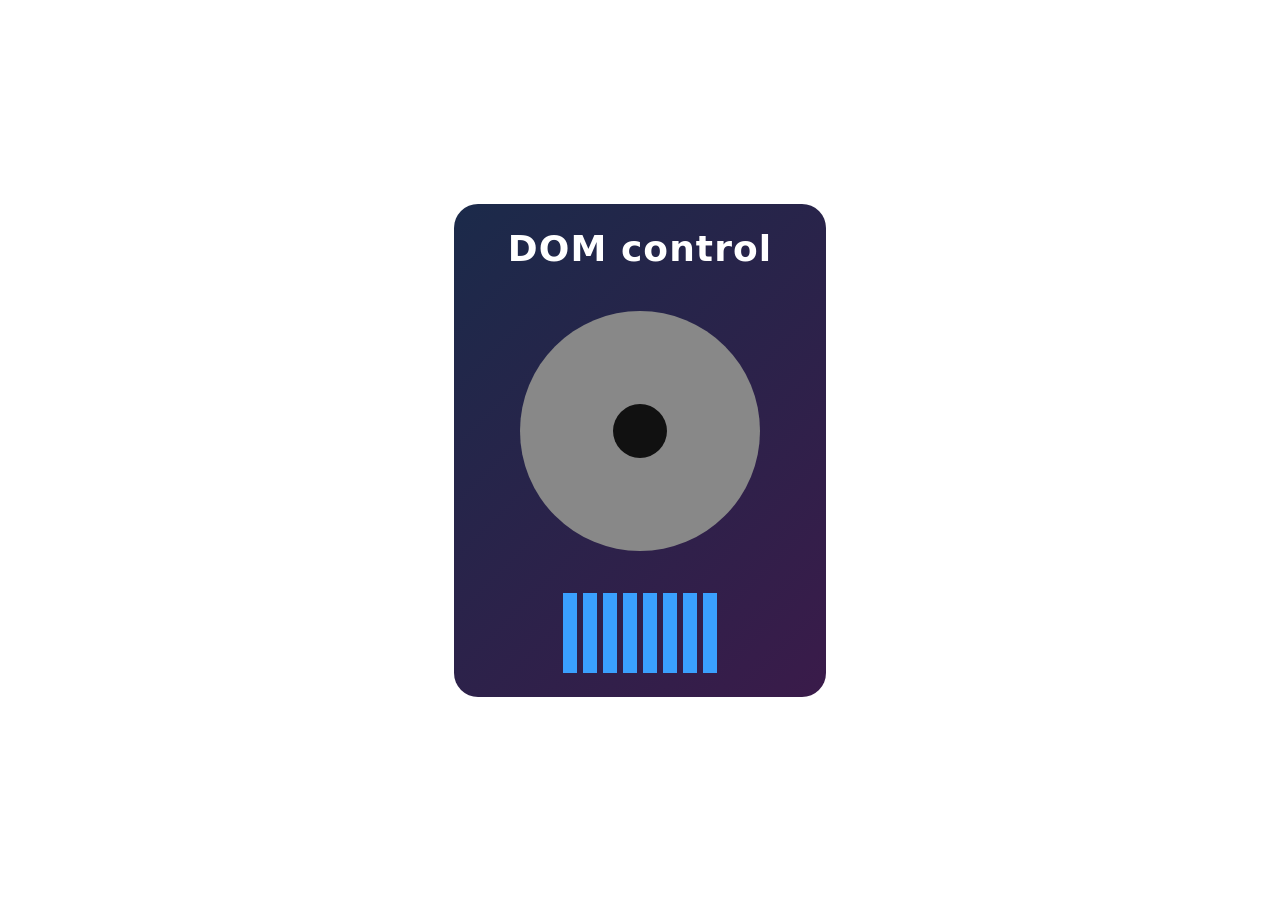
<file: WebHost/examples/dom-control/index.html>
<!doctype html>
<html lang="en">
<head>
  <meta charset="utf-8">
  <title>TiXL DOM control</title>
  <style>
    /* Nothing here animates by itself: the TiXL graph drives the page through the Modifiers input. */
    html, body {
      margin: 0;
      height: 100%;
      background: transparent;
      font-family: "Segoe UI", system-ui, sans-serif;
      color: #fff;
    }
    body { display: grid; place-items: center; }

    #card {
      display: grid;
      justify-items: center;
      gap: 12px;
      padding: 24px 36px;
      border-radius: 24px;
      background: linear-gradient(135deg, #1b2a4a, #3a1b4a);
    }

    .title { margin: 0; font-size: 36px; letter-spacing: 0.03em; }
    #logo { width: 300px; height: 300px; }

    /* Rotate SVG shapes around their own center instead of the SVG origin. */
    #spinner { transform-box: fill-box; transform-origin: center; }
    .petal { fill: #888; }

    #visualizer { display: flex; align-items: flex-end; gap: 6px; height: 80px; }
    #visualizer .bar { width: 14px; height: 100%; background: #3aa0ff; transform-origin: bottom; }
  </style>
</head>
<body>
  <div id="card">
    <h1 class="title" id="title">DOM control</h1>

    <svg id="logo" viewBox="0 0 200 200" role="img" aria-label="logo">
      <g id="spinner">
        <path id="petal-1" class="petal" d="M100 100 L180 100 A80 80 0 0 1 100 180 Z"/>
        <path id="petal-2" class="petal" d="M100 100 L100 180 A80 80 0 0 1 20 100 Z"/>
        <path id="petal-3" class="petal" d="M100 100 L20 100 A80 80 0 0 1 100 20 Z"/>
        <path id="petal-4" class="petal" d="M100 100 L100 20 A80 80 0 0 1 180 100 Z"/>
      </g>
      <circle id="core" cx="100" cy="100" r="18" fill="#111"/>
    </svg>

    <div id="visualizer" aria-hidden="true">
      <div class="bar"></div><div class="bar"></div><div class="bar"></div><div class="bar"></div>
      <div class="bar"></div><div class="bar"></div><div class="bar"></div><div class="bar"></div>
    </div>
  </div>
</body>
</html>
</file>
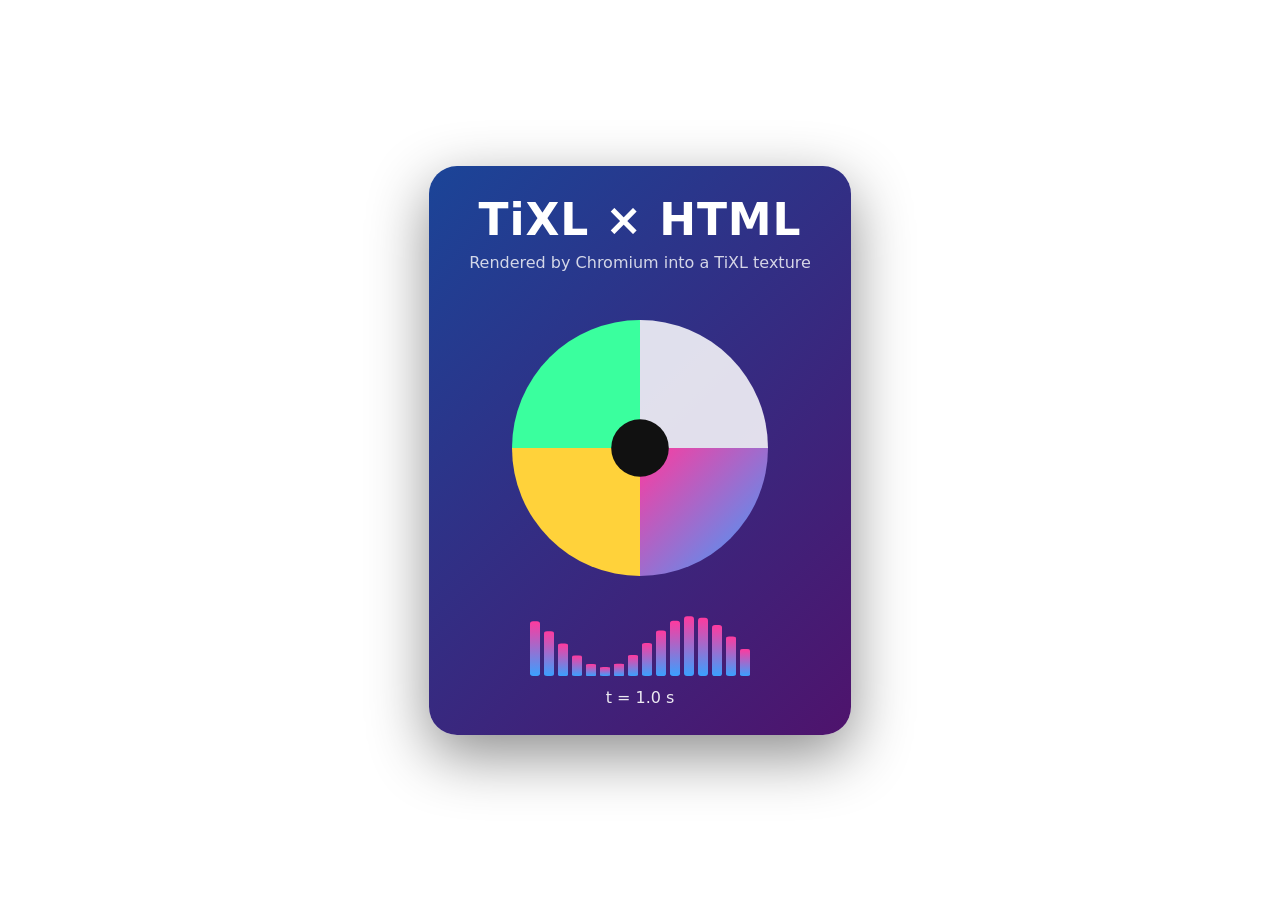
<file: WebHost/examples/hello/index.html>
<!doctype html>
<html lang="en">
<head>
  <meta charset="utf-8">
  <title>TiXL web renderer - hello</title>
  <link rel="stylesheet" href="style.css">
</head>
<body>
  <main class="card" id="card">
    <h1 id="title">TiXL &times; HTML</h1>
    <p class="subtitle">Rendered by Chromium into a TiXL texture</p>

    <svg id="logo" viewBox="0 0 200 200" width="320" height="320" role="img" aria-label="animated logo">
      <defs>
        <linearGradient id="grad-a" x1="0" y1="0" x2="1" y2="1">
          <stop offset="0" stop-color="#ff3a9e"/>
          <stop offset="1" stop-color="#3aa0ff"/>
        </linearGradient>
      </defs>
      <g id="spinner" class="spin">
        <path id="slice-1" d="M100 100 L180 100 A80 80 0 0 1 100 180 Z" fill="url(#grad-a)"/>
        <path id="slice-2" d="M100 100 L100 180 A80 80 0 0 1 20 100 Z" fill="#ffd23a"/>
        <path id="slice-3" d="M100 100 L20 100 A80 80 0 0 1 100 20 Z" fill="#3aff9e"/>
        <path id="slice-4" d="M100 100 L100 20 A80 80 0 0 1 180 100 Z" fill="#ffffff" fill-opacity="0.85"/>
      </g>
      <circle id="core" cx="100" cy="100" r="18" fill="#111"/>
    </svg>

    <div id="bars" aria-hidden="true"></div>
    <p id="clock"></p>
  </main>
  <script src="app.js"></script>
</body>
</html>
</file>
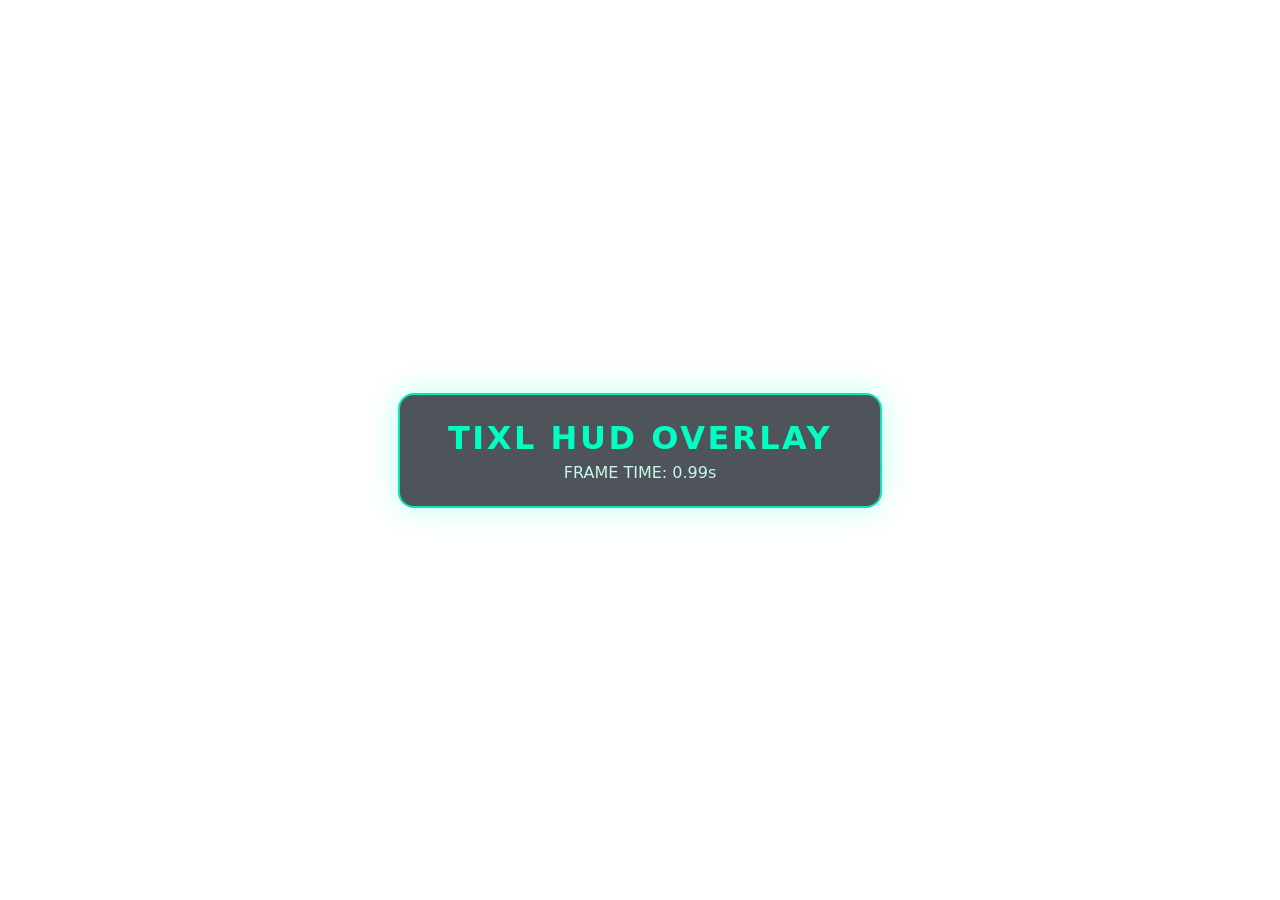
<file: WebHost/examples/transparent-overlay/index.html>
<!doctype html>
<html lang="en">
<head>
  <meta charset="utf-8">
  <title>TiXL Transparent Overlay Test</title>
  <style>
    html, body {
      margin: 0;
      width: 100%;
      height: 100%;
      background: transparent;
      display: grid;
      place-items: center;
      overflow: hidden;
      font-family: "Segoe UI", system-ui, sans-serif;
    }
    .hud {
      padding: 24px 48px;
      border: 2px solid rgba(0, 255, 195, 0.85);
      border-radius: 16px;
      background: rgba(12, 18, 28, 0.72);
      color: #00ffc3;
      text-align: center;
      box-shadow: 0 0 32px rgba(0, 255, 195, 0.25);
    }
    h1 { margin: 0 0 6px; font-size: 32px; letter-spacing: 0.08em; }
    p { margin: 0; font-size: 16px; color: #c8f7ec; }
  </style>
</head>
<body>
  <div class="hud">
    <h1>TIXL HUD OVERLAY</h1>
    <p id="status">ALPHA CHANNEL VERIFIED</p>
  </div>
  <script>
    const el = document.getElementById("status");
    function tick(now) {
      el.textContent = "FRAME TIME: " + (now / 1000).toFixed(2) + "s";
      requestAnimationFrame(tick);
    }
    requestAnimationFrame(tick);
  </script>
</body>
</html>
</file>
<file: WebHost/examples/hello/style.css>
/* Transparent page background: enable "Transparent" on the HtmlRenderer to see the checkerboard through it. */
html, body {
  margin: 0;
  height: 100%;
  background: transparent;
  font-family: "Segoe UI", system-ui, sans-serif;
  color: #fff;
}

body {
  display: grid;
  place-items: center;
}

.card {
  --hue: 220;
  display: grid;
  justify-items: center;
  gap: 8px;
  padding: 28px 40px;
  border-radius: 28px;
  background: linear-gradient(135deg,
              hsl(var(--hue) 70% 35%) 0%,
              hsl(calc(var(--hue) + 60) 70% 25%) 100%);
  box-shadow: 0 20px 60px rgba(0, 0, 0, 0.45);
}

h1 { margin: 0; font-size: 44px; letter-spacing: 0.02em; }
.subtitle { margin: 0 0 8px; opacity: 0.8; }

.spin {
  transform-origin: 100px 100px;
  animation: spin 8s linear infinite;
}

@keyframes spin {
  to { transform: rotate(360deg); }
}

#bars {
  display: flex;
  align-items: flex-end;
  gap: 4px;
  height: 60px;
}

#bars .bar {
  width: 10px;
  height: 100%;
  border-radius: 3px;
  background: linear-gradient(to top, #3aa0ff, #ff3a9e);
  transform-origin: bottom;
}

#clock { margin: 4px 0 0; font-variant-numeric: tabular-nums; opacity: 0.9; }
</file>
